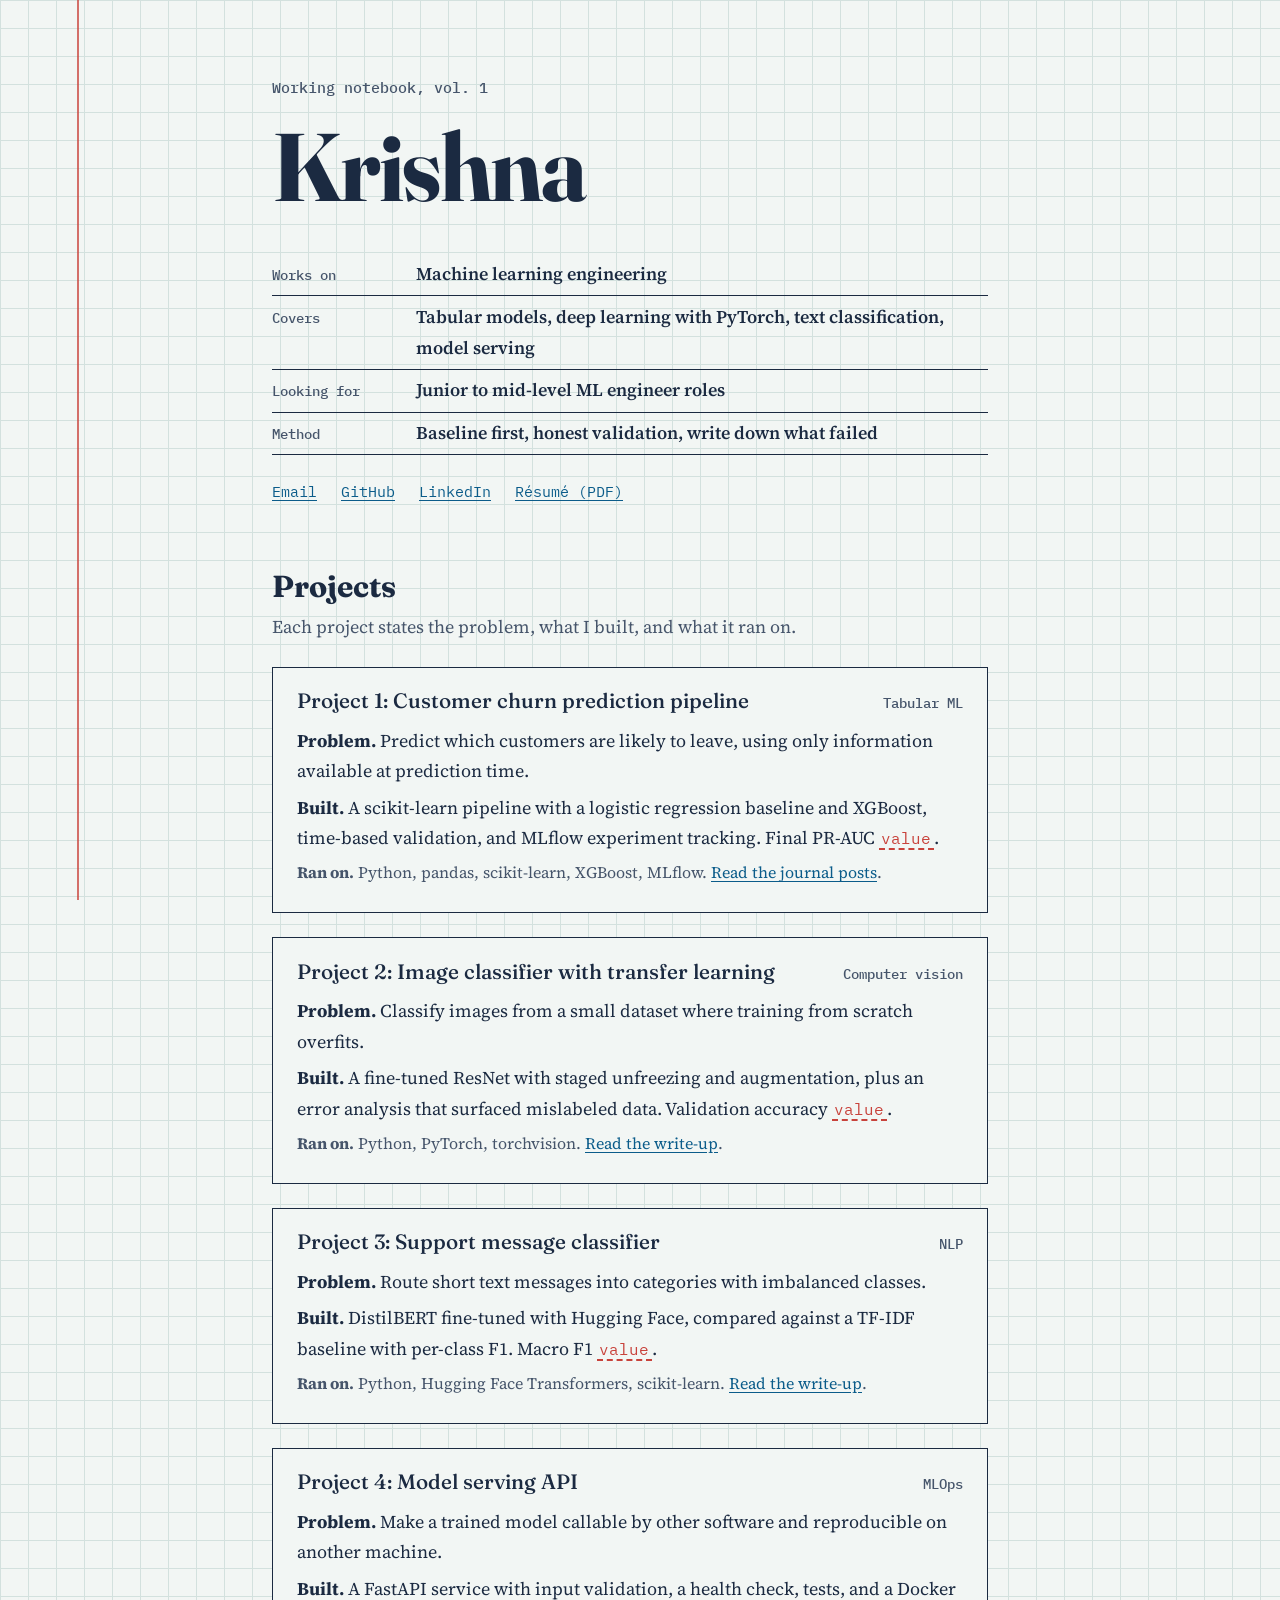
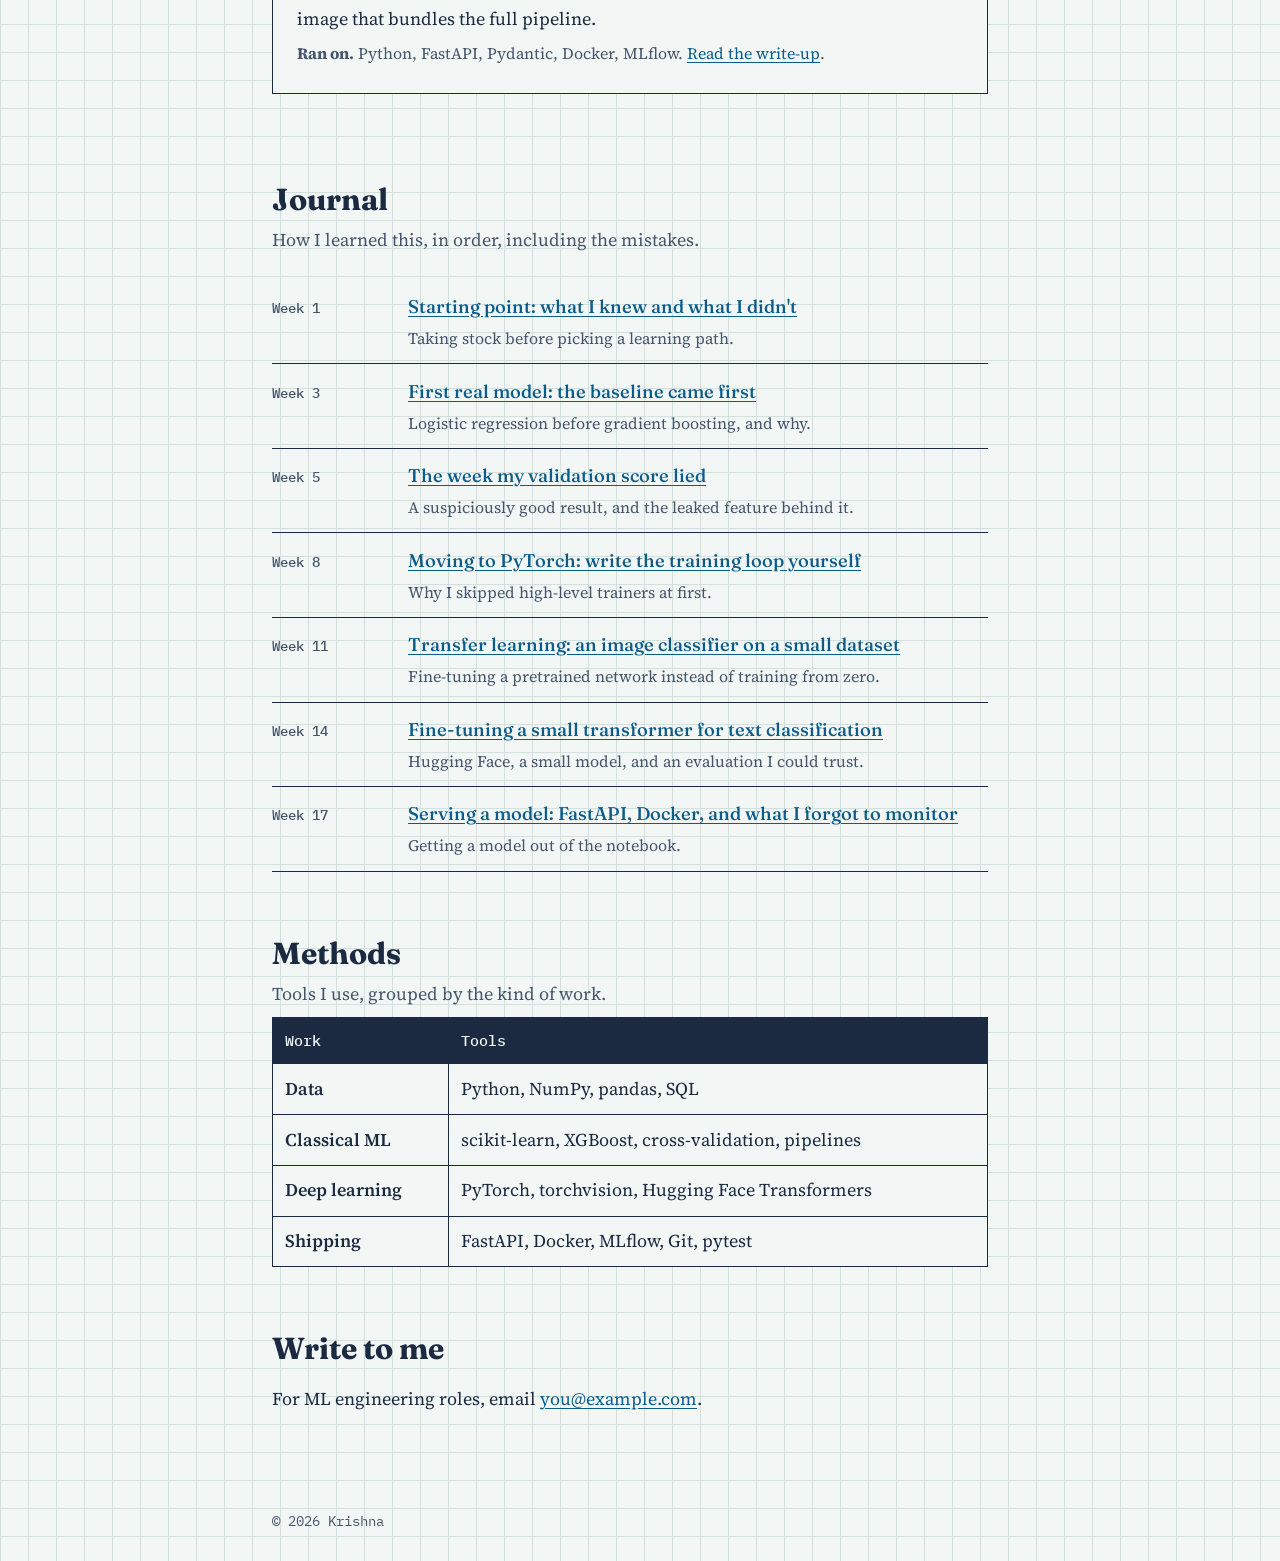
<file: index.html>
<!DOCTYPE html>
<html lang="en">
<head>
  <meta charset="utf-8">
  <meta name="viewport" content="width=device-width, initial-scale=1">
  <title>Krishna · Machine learning engineer notebook</title>
  <meta name="description" content="Krishna's working notebook: intermediate-level machine learning projects and a journal of how I learned them.">
  <link rel="icon" href="data:image/svg+xml,<svg xmlns='http://www.w3.org/2000/svg' viewBox='0 0 100 100'><text y='.9em' font-size='90'>📓</text></svg>">
  <link rel="preconnect" href="https://fonts.googleapis.com">
  <link rel="preconnect" href="https://fonts.gstatic.com" crossorigin>
  <link href="https://fonts.googleapis.com/css2?family=Fraunces:opsz,wght@9..144,500;9..144,700&family=IBM+Plex+Mono:wght@400;500&family=Source+Serif+4:ital,opsz,wght@0,8..60,400;0,8..60,600;1,8..60,400&display=swap" rel="stylesheet">
  <link rel="stylesheet" href="styles.css">
</head>
<body>
  <a class="skip" href="#projects">Skip to projects</a>
  <header class="cover">
    <div class="page">
      <p class="book-id">Working notebook, vol. 1</p>
      <h1>Krishna</h1>
      <dl class="fill-in">
        <div><dt>Works on</dt><dd>Machine learning engineering</dd></div>
        <div><dt>Covers</dt><dd>Tabular models, deep learning with PyTorch, text classification, model serving</dd></div>
        <div><dt>Looking for</dt><dd>Junior to mid-level ML engineer roles</dd></div>
        <div><dt>Method</dt><dd>Baseline first, honest validation, write down what failed</dd></div>
      </dl>
      <nav class="links" aria-label="Elsewhere">
        <a href="mailto:you@example.com">Email</a>
        <a href="https://github.com/YOUR-USERNAME">GitHub</a>
        <a href="https://www.linkedin.com/in/YOUR-HANDLE">LinkedIn</a>
        <a href="resume.pdf">Résumé (PDF)</a>
      </nav>
    </div>
  </header>
  <main>
    <section id="projects" class="page" aria-labelledby="p-h">
      <h2 id="p-h">Projects</h2>
      <p class="lede">Each project states the problem, what I built, and what it ran on.</p>
      <article class="entry">
        <header><h3>Project 1: Customer churn prediction pipeline</h3><p class="when">Tabular ML</p></header>
        <p><strong>Problem.</strong> Predict which customers are likely to leave, using only information available at prediction time.</p>
        <p><strong>Built.</strong> A scikit-learn pipeline with a logistic regression baseline and XGBoost, time-based validation, and MLflow experiment tracking. Final PR-AUC <mark class="fill">value</mark>.</p>
        <p class="stack"><strong>Ran on.</strong> Python, pandas, scikit-learn, XGBoost, MLflow. <a href="posts/first-real-model.html">Read the journal posts</a>.</p>
      </article>
      <article class="entry">
        <header><h3>Project 2: Image classifier with transfer learning</h3><p class="when">Computer vision</p></header>
        <p><strong>Problem.</strong> Classify images from a small dataset where training from scratch overfits.</p>
        <p><strong>Built.</strong> A fine-tuned ResNet with staged unfreezing and augmentation, plus an error analysis that surfaced mislabeled data. Validation accuracy <mark class="fill">value</mark>.</p>
        <p class="stack"><strong>Ran on.</strong> Python, PyTorch, torchvision. <a href="posts/transfer-learning.html">Read the write-up</a>.</p>
      </article>
      <article class="entry">
        <header><h3>Project 3: Support message classifier</h3><p class="when">NLP</p></header>
        <p><strong>Problem.</strong> Route short text messages into categories with imbalanced classes.</p>
        <p><strong>Built.</strong> DistilBERT fine-tuned with Hugging Face, compared against a TF-IDF baseline with per-class F1. Macro F1 <mark class="fill">value</mark>.</p>
        <p class="stack"><strong>Ran on.</strong> Python, Hugging Face Transformers, scikit-learn. <a href="posts/fine-tuning-text.html">Read the write-up</a>.</p>
      </article>
      <article class="entry">
        <header><h3>Project 4: Model serving API</h3><p class="when">MLOps</p></header>
        <p><strong>Problem.</strong> Make a trained model callable by other software and reproducible on another machine.</p>
        <p><strong>Built.</strong> A FastAPI service with input validation, a health check, tests, and a Docker image that bundles the full pipeline.</p>
        <p class="stack"><strong>Ran on.</strong> Python, FastAPI, Pydantic, Docker, MLflow. <a href="posts/serving-a-model.html">Read the write-up</a>.</p>
      </article>
    </section>
    <section class="page" aria-labelledby="j-h">
      <h2 id="j-h">Journal</h2>
      <p class="lede">How I learned this, in order, including the mistakes.</p>
      <ul class="journal">
        <li><span class="when">Week 1</span><div><a href="posts/starting-point.html">Starting point: what I knew and what I didn't</a><p>Taking stock before picking a learning path.</p></div></li>
        <li><span class="when">Week 3</span><div><a href="posts/first-real-model.html">First real model: the baseline came first</a><p>Logistic regression before gradient boosting, and why.</p></div></li>
        <li><span class="when">Week 5</span><div><a href="posts/validation-score-lied.html">The week my validation score lied</a><p>A suspiciously good result, and the leaked feature behind it.</p></div></li>
        <li><span class="when">Week 8</span><div><a href="posts/pytorch-from-scratch.html">Moving to PyTorch: write the training loop yourself</a><p>Why I skipped high-level trainers at first.</p></div></li>
        <li><span class="when">Week 11</span><div><a href="posts/transfer-learning.html">Transfer learning: an image classifier on a small dataset</a><p>Fine-tuning a pretrained network instead of training from zero.</p></div></li>
        <li><span class="when">Week 14</span><div><a href="posts/fine-tuning-text.html">Fine-tuning a small transformer for text classification</a><p>Hugging Face, a small model, and an evaluation I could trust.</p></div></li>
        <li><span class="when">Week 17</span><div><a href="posts/serving-a-model.html">Serving a model: FastAPI, Docker, and what I forgot to monitor</a><p>Getting a model out of the notebook.</p></div></li>
      </ul>
    </section>
    <section class="page" aria-labelledby="m-h">
      <h2 id="m-h">Methods</h2>
      <table>
        <caption>Tools I use, grouped by the kind of work.</caption>
        <thead><tr><th scope="col">Work</th><th scope="col">Tools</th></tr></thead>
        <tbody>
          <tr><th scope="row">Data</th><td>Python, NumPy, pandas, SQL</td></tr>
          <tr><th scope="row">Classical ML</th><td>scikit-learn, XGBoost, cross-validation, pipelines</td></tr>
          <tr><th scope="row">Deep learning</th><td>PyTorch, torchvision, Hugging Face Transformers</td></tr>
          <tr><th scope="row">Shipping</th><td>FastAPI, Docker, MLflow, Git, pytest</td></tr>
        </tbody>
      </table>
    </section>
    <section class="page" aria-labelledby="c-h">
      <h2 id="c-h">Write to me</h2>
      <p>For ML engineering roles, email <a href="mailto:you@example.com">you@example.com</a>.</p>
    </section>
  </main>
  <footer class="page"><p>© <span id="yr">2026</span> Krishna</p></footer>
  <script>document.getElementById('yr').textContent = new Date().getFullYear();</script>
</body>
</html>
</file>
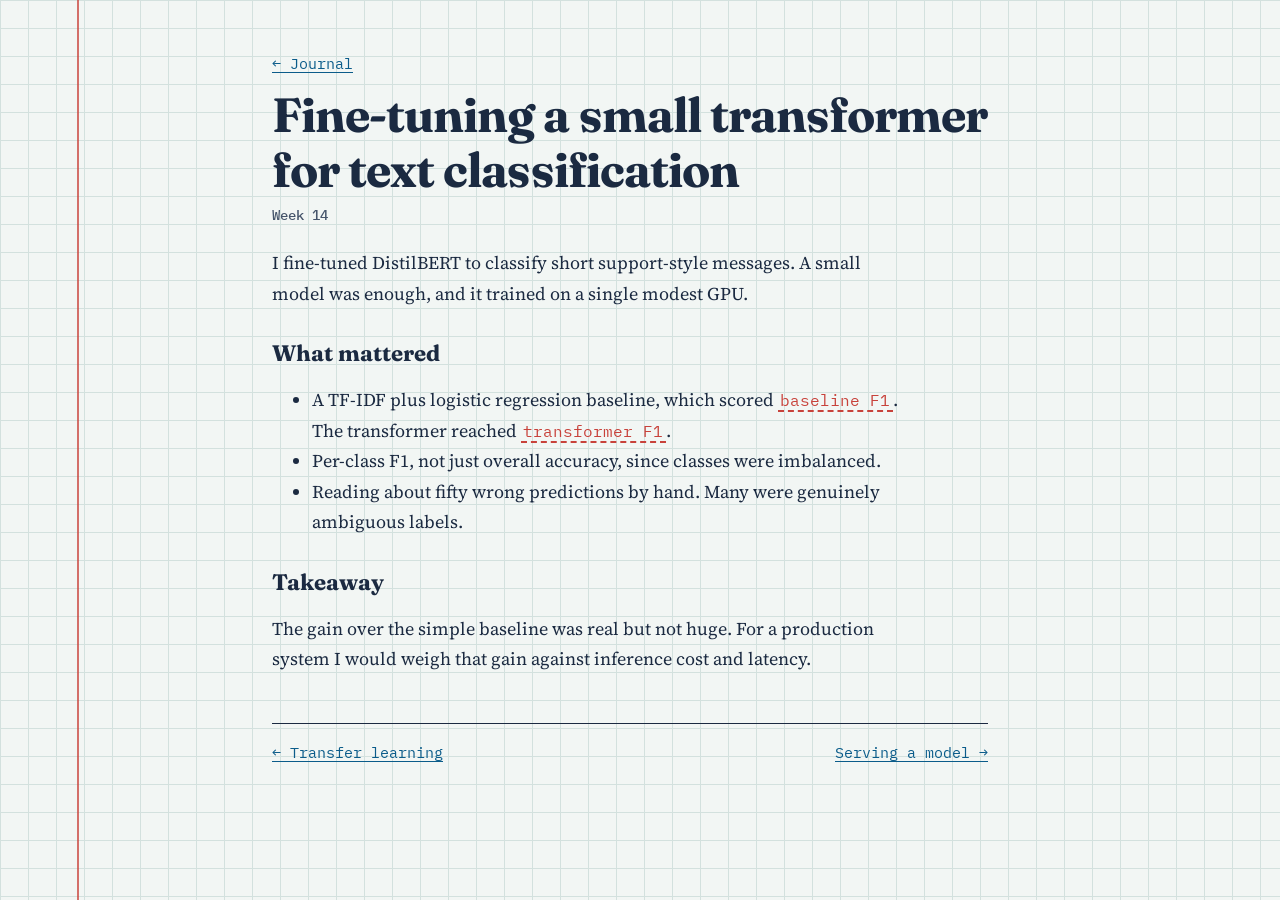
<file: posts/fine-tuning-text.html>
<!DOCTYPE html>
<html lang="en">
<head>
  <meta charset="utf-8">
  <meta name="viewport" content="width=device-width, initial-scale=1">
  <title>Fine-tuning a small transformer for text classification · Krishna</title>
  <meta name="description" content="Hugging Face, a small model, and an evaluation I could trust.">
  <link rel="icon" href="data:image/svg+xml,<svg xmlns='http://www.w3.org/2000/svg' viewBox='0 0 100 100'><text y='.9em' font-size='90'>📓</text></svg>">
  <link rel="preconnect" href="https://fonts.googleapis.com">
  <link rel="preconnect" href="https://fonts.gstatic.com" crossorigin>
  <link href="https://fonts.googleapis.com/css2?family=Fraunces:opsz,wght@9..144,500;9..144,700&family=IBM+Plex+Mono:wght@400;500&family=Source+Serif+4:ital,opsz,wght@0,8..60,400;0,8..60,600;1,8..60,400&display=swap" rel="stylesheet">
  <link rel="stylesheet" href="../styles.css">
</head>
<body>
  <main class="page post">
    <a class="back" href="../index.html#j-h">&larr; Journal</a>
    <article>
      <h1>Fine-tuning a small transformer for text classification</h1>
      <p class="when">Week 14</p>

<p>I fine-tuned DistilBERT to classify short support-style messages. A small model was enough, and it trained on a single modest GPU.</p>
<h2>What mattered</h2>
<ul>
<li>A TF-IDF plus logistic regression baseline, which scored <mark class="fill">baseline F1</mark>. The transformer reached <mark class="fill">transformer F1</mark>.</li>
<li>Per-class F1, not just overall accuracy, since classes were imbalanced.</li>
<li>Reading about fifty wrong predictions by hand. Many were genuinely ambiguous labels.</li>
</ul>
<h2>Takeaway</h2>
<p>The gain over the simple baseline was real but not huge. For a production system I would weigh that gain against inference cost and latency.</p>
    </article>
    <nav class="post-nav" aria-label="Posts"><a href="transfer-learning.html">&larr; Transfer learning</a><a href="serving-a-model.html">Serving a model &rarr;</a></nav>
  </main>
</body>
</html>
</file>
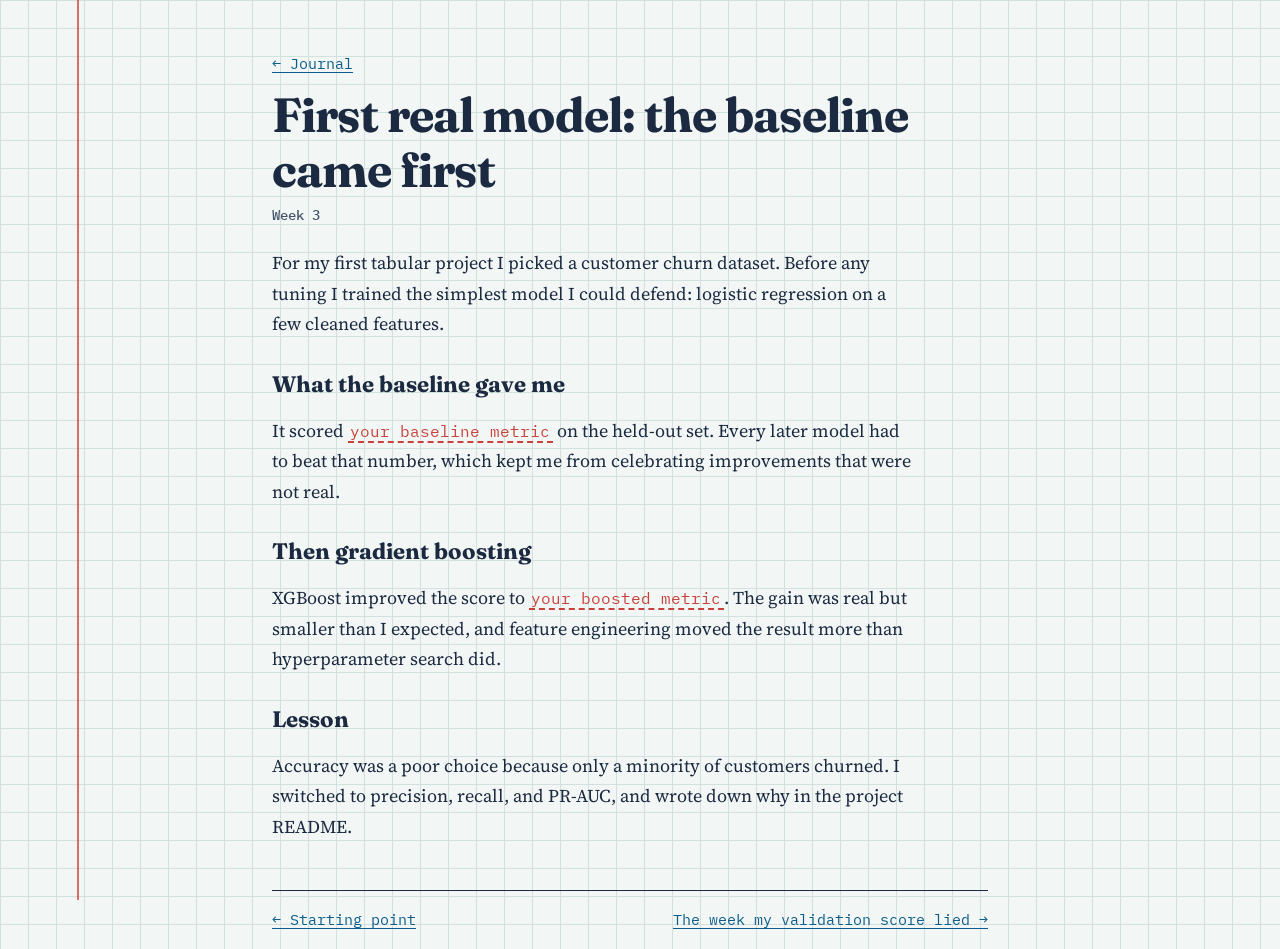
<file: posts/first-real-model.html>
<!DOCTYPE html>
<html lang="en">
<head>
  <meta charset="utf-8">
  <meta name="viewport" content="width=device-width, initial-scale=1">
  <title>First real model: the baseline came first · Krishna</title>
  <meta name="description" content="Logistic regression before gradient boosting, and why.">
  <link rel="icon" href="data:image/svg+xml,<svg xmlns='http://www.w3.org/2000/svg' viewBox='0 0 100 100'><text y='.9em' font-size='90'>📓</text></svg>">
  <link rel="preconnect" href="https://fonts.googleapis.com">
  <link rel="preconnect" href="https://fonts.gstatic.com" crossorigin>
  <link href="https://fonts.googleapis.com/css2?family=Fraunces:opsz,wght@9..144,500;9..144,700&family=IBM+Plex+Mono:wght@400;500&family=Source+Serif+4:ital,opsz,wght@0,8..60,400;0,8..60,600;1,8..60,400&display=swap" rel="stylesheet">
  <link rel="stylesheet" href="../styles.css">
</head>
<body>
  <main class="page post">
    <a class="back" href="../index.html#j-h">&larr; Journal</a>
    <article>
      <h1>First real model: the baseline came first</h1>
      <p class="when">Week 3</p>

<p>For my first tabular project I picked a customer churn dataset. Before any tuning I trained the simplest model I could defend: logistic regression on a few cleaned features.</p>
<h2>What the baseline gave me</h2>
<p>It scored <mark class="fill">your baseline metric</mark> on the held-out set. Every later model had to beat that number, which kept me from celebrating improvements that were not real.</p>
<h2>Then gradient boosting</h2>
<p>XGBoost improved the score to <mark class="fill">your boosted metric</mark>. The gain was real but smaller than I expected, and feature engineering moved the result more than hyperparameter search did.</p>
<h2>Lesson</h2>
<p>Accuracy was a poor choice because only a minority of customers churned. I switched to precision, recall, and PR-AUC, and wrote down why in the project README.</p>
    </article>
    <nav class="post-nav" aria-label="Posts"><a href="starting-point.html">&larr; Starting point</a><a href="validation-score-lied.html">The week my validation score lied &rarr;</a></nav>
  </main>
</body>
</html>
</file>
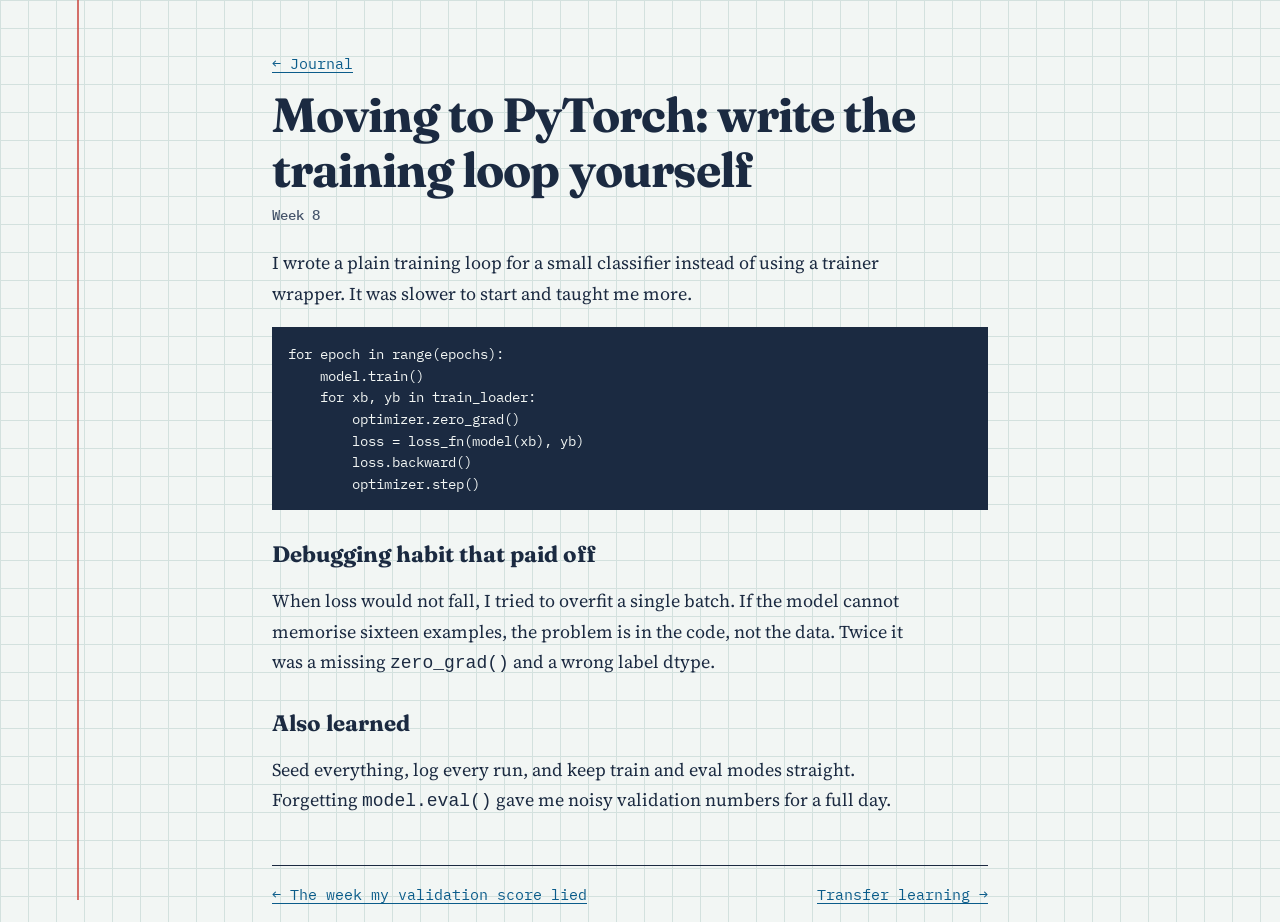
<file: posts/pytorch-from-scratch.html>
<!DOCTYPE html>
<html lang="en">
<head>
  <meta charset="utf-8">
  <meta name="viewport" content="width=device-width, initial-scale=1">
  <title>Moving to PyTorch: write the training loop yourself · Krishna</title>
  <meta name="description" content="Why I skipped high-level trainers at first.">
  <link rel="icon" href="data:image/svg+xml,<svg xmlns='http://www.w3.org/2000/svg' viewBox='0 0 100 100'><text y='.9em' font-size='90'>📓</text></svg>">
  <link rel="preconnect" href="https://fonts.googleapis.com">
  <link rel="preconnect" href="https://fonts.gstatic.com" crossorigin>
  <link href="https://fonts.googleapis.com/css2?family=Fraunces:opsz,wght@9..144,500;9..144,700&family=IBM+Plex+Mono:wght@400;500&family=Source+Serif+4:ital,opsz,wght@0,8..60,400;0,8..60,600;1,8..60,400&display=swap" rel="stylesheet">
  <link rel="stylesheet" href="../styles.css">
</head>
<body>
  <main class="page post">
    <a class="back" href="../index.html#j-h">&larr; Journal</a>
    <article>
      <h1>Moving to PyTorch: write the training loop yourself</h1>
      <p class="when">Week 8</p>

<p>I wrote a plain training loop for a small classifier instead of using a trainer wrapper. It was slower to start and taught me more.</p>
<pre>for epoch in range(epochs):
    model.train()
    for xb, yb in train_loader:
        optimizer.zero_grad()
        loss = loss_fn(model(xb), yb)
        loss.backward()
        optimizer.step()</pre>
<h2>Debugging habit that paid off</h2>
<p>When loss would not fall, I tried to overfit a single batch. If the model cannot memorise sixteen examples, the problem is in the code, not the data. Twice it was a missing <code>zero_grad()</code> and a wrong label dtype.</p>
<h2>Also learned</h2>
<p>Seed everything, log every run, and keep train and eval modes straight. Forgetting <code>model.eval()</code> gave me noisy validation numbers for a full day.</p>
    </article>
    <nav class="post-nav" aria-label="Posts"><a href="validation-score-lied.html">&larr; The week my validation score lied</a><a href="transfer-learning.html">Transfer learning &rarr;</a></nav>
  </main>
</body>
</html>
</file>
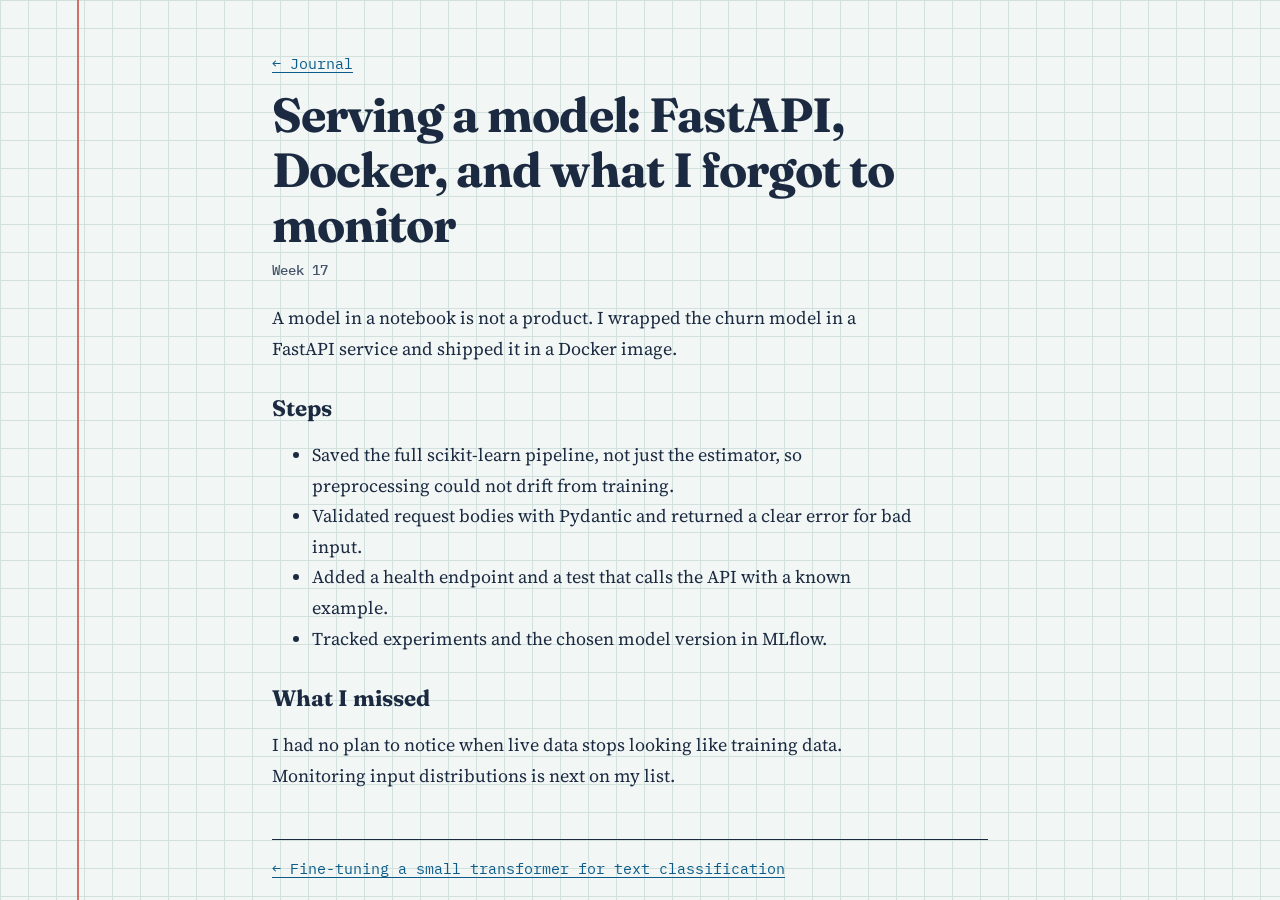
<file: posts/serving-a-model.html>
<!DOCTYPE html>
<html lang="en">
<head>
  <meta charset="utf-8">
  <meta name="viewport" content="width=device-width, initial-scale=1">
  <title>Serving a model: FastAPI, Docker, and what I forgot to monitor · Krishna</title>
  <meta name="description" content="Getting a model out of the notebook.">
  <link rel="icon" href="data:image/svg+xml,<svg xmlns='http://www.w3.org/2000/svg' viewBox='0 0 100 100'><text y='.9em' font-size='90'>📓</text></svg>">
  <link rel="preconnect" href="https://fonts.googleapis.com">
  <link rel="preconnect" href="https://fonts.gstatic.com" crossorigin>
  <link href="https://fonts.googleapis.com/css2?family=Fraunces:opsz,wght@9..144,500;9..144,700&family=IBM+Plex+Mono:wght@400;500&family=Source+Serif+4:ital,opsz,wght@0,8..60,400;0,8..60,600;1,8..60,400&display=swap" rel="stylesheet">
  <link rel="stylesheet" href="../styles.css">
</head>
<body>
  <main class="page post">
    <a class="back" href="../index.html#j-h">&larr; Journal</a>
    <article>
      <h1>Serving a model: FastAPI, Docker, and what I forgot to monitor</h1>
      <p class="when">Week 17</p>

<p>A model in a notebook is not a product. I wrapped the churn model in a FastAPI service and shipped it in a Docker image.</p>
<h2>Steps</h2>
<ul>
<li>Saved the full scikit-learn pipeline, not just the estimator, so preprocessing could not drift from training.</li>
<li>Validated request bodies with Pydantic and returned a clear error for bad input.</li>
<li>Added a health endpoint and a test that calls the API with a known example.</li>
<li>Tracked experiments and the chosen model version in MLflow.</li>
</ul>
<h2>What I missed</h2>
<p>I had no plan to notice when live data stops looking like training data. Monitoring input distributions is next on my list.</p>
    </article>
    <nav class="post-nav" aria-label="Posts"><a href="fine-tuning-text.html">&larr; Fine-tuning a small transformer for text classification</a><span></span></nav>
  </main>
</body>
</html>
</file>
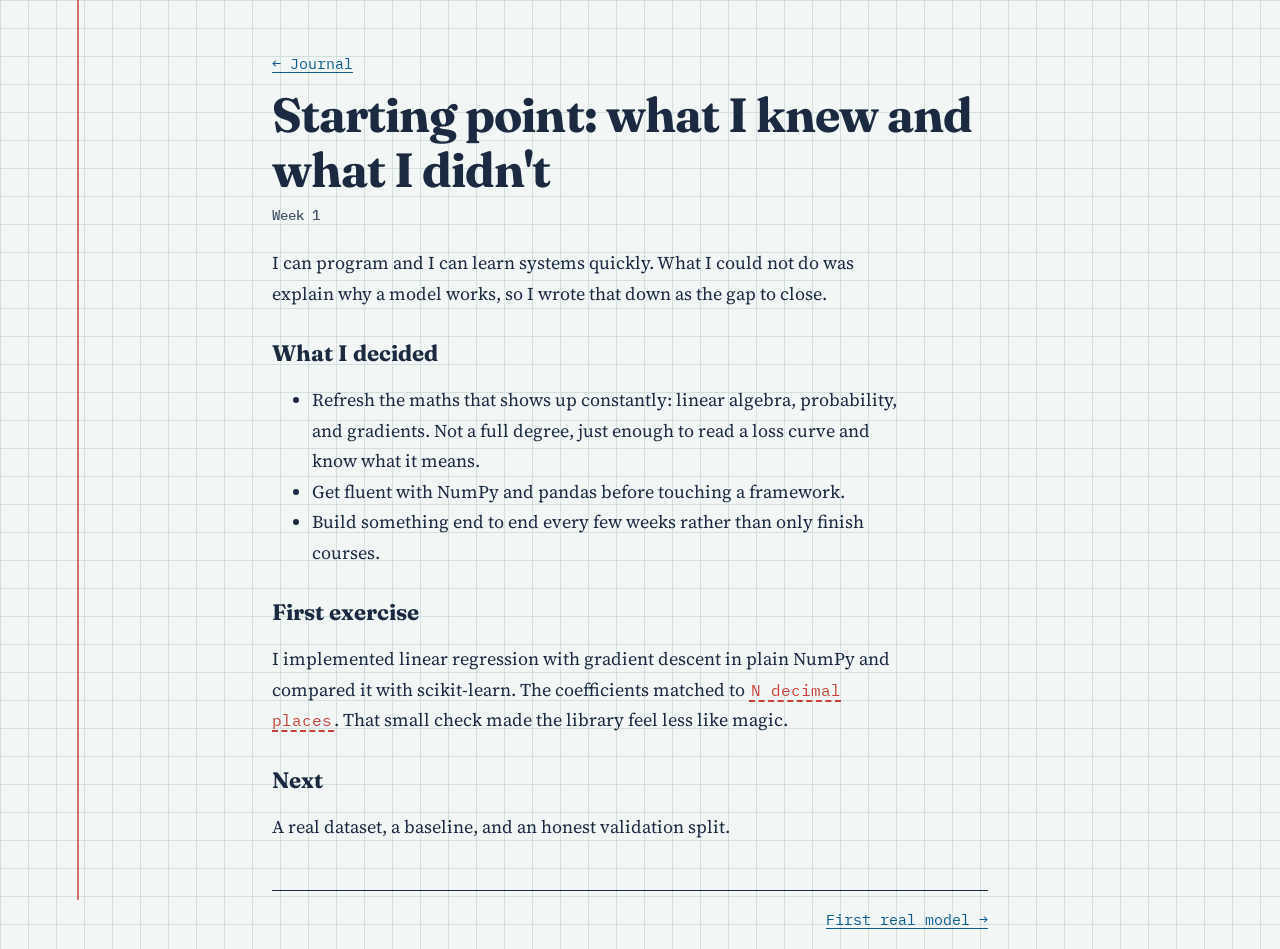
<file: posts/starting-point.html>
<!DOCTYPE html>
<html lang="en">
<head>
  <meta charset="utf-8">
  <meta name="viewport" content="width=device-width, initial-scale=1">
  <title>Starting point: what I knew and what I didn't · Krishna</title>
  <meta name="description" content="Taking stock before picking a learning path.">
  <link rel="icon" href="data:image/svg+xml,<svg xmlns='http://www.w3.org/2000/svg' viewBox='0 0 100 100'><text y='.9em' font-size='90'>📓</text></svg>">
  <link rel="preconnect" href="https://fonts.googleapis.com">
  <link rel="preconnect" href="https://fonts.gstatic.com" crossorigin>
  <link href="https://fonts.googleapis.com/css2?family=Fraunces:opsz,wght@9..144,500;9..144,700&family=IBM+Plex+Mono:wght@400;500&family=Source+Serif+4:ital,opsz,wght@0,8..60,400;0,8..60,600;1,8..60,400&display=swap" rel="stylesheet">
  <link rel="stylesheet" href="../styles.css">
</head>
<body>
  <main class="page post">
    <a class="back" href="../index.html#j-h">&larr; Journal</a>
    <article>
      <h1>Starting point: what I knew and what I didn't</h1>
      <p class="when">Week 1</p>

<p>I can program and I can learn systems quickly. What I could not do was explain why a model works, so I wrote that down as the gap to close.</p>
<h2>What I decided</h2>
<ul>
<li>Refresh the maths that shows up constantly: linear algebra, probability, and gradients. Not a full degree, just enough to read a loss curve and know what it means.</li>
<li>Get fluent with NumPy and pandas before touching a framework.</li>
<li>Build something end to end every few weeks rather than only finish courses.</li>
</ul>
<h2>First exercise</h2>
<p>I implemented linear regression with gradient descent in plain NumPy and compared it with scikit-learn. The coefficients matched to <mark class="fill">N decimal places</mark>. That small check made the library feel less like magic.</p>
<h2>Next</h2>
<p>A real dataset, a baseline, and an honest validation split.</p>
    </article>
    <nav class="post-nav" aria-label="Posts"><span></span><a href="first-real-model.html">First real model &rarr;</a></nav>
  </main>
</body>
</html>
</file>
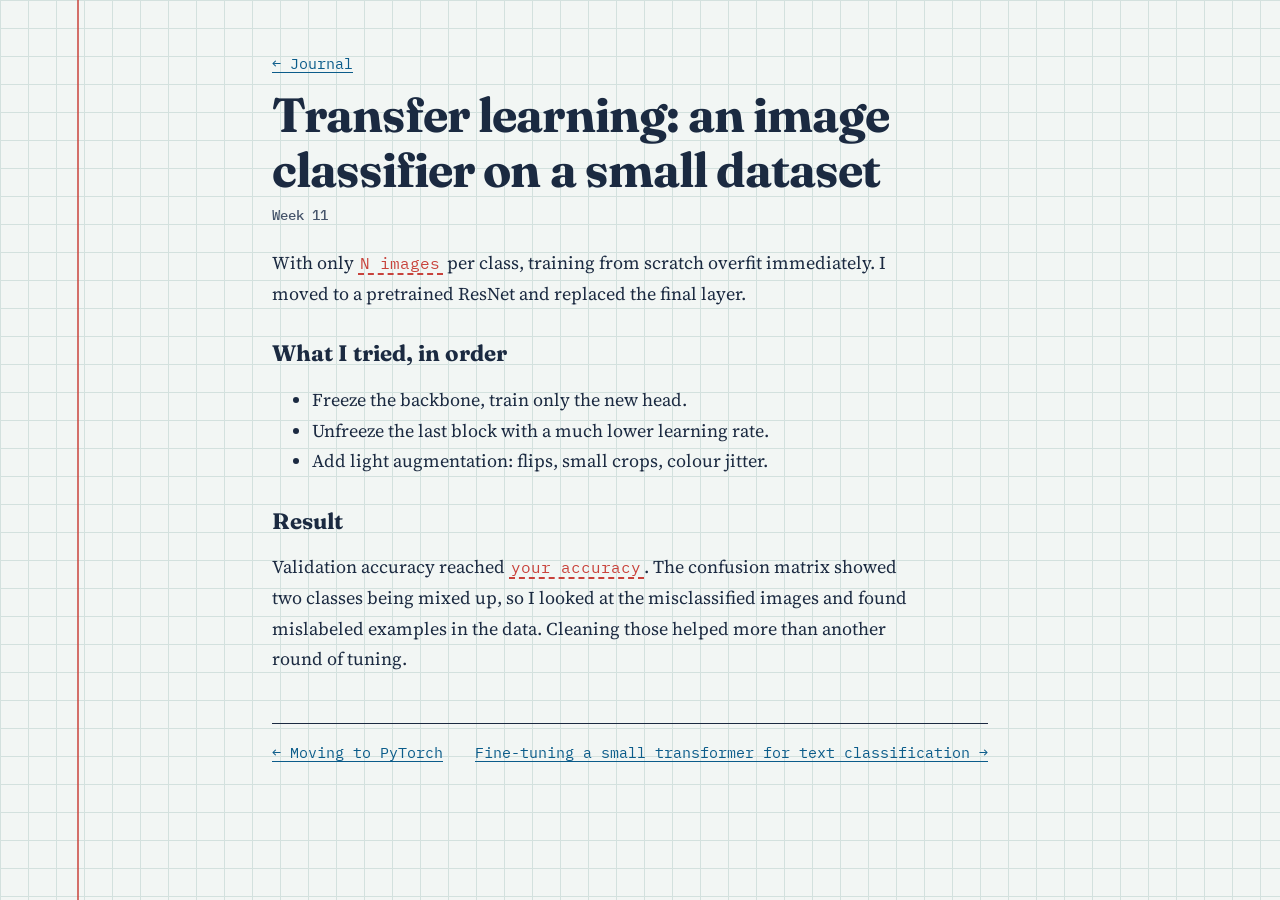
<file: posts/transfer-learning.html>
<!DOCTYPE html>
<html lang="en">
<head>
  <meta charset="utf-8">
  <meta name="viewport" content="width=device-width, initial-scale=1">
  <title>Transfer learning: an image classifier on a small dataset · Krishna</title>
  <meta name="description" content="Fine-tuning a pretrained network instead of training from zero.">
  <link rel="icon" href="data:image/svg+xml,<svg xmlns='http://www.w3.org/2000/svg' viewBox='0 0 100 100'><text y='.9em' font-size='90'>📓</text></svg>">
  <link rel="preconnect" href="https://fonts.googleapis.com">
  <link rel="preconnect" href="https://fonts.gstatic.com" crossorigin>
  <link href="https://fonts.googleapis.com/css2?family=Fraunces:opsz,wght@9..144,500;9..144,700&family=IBM+Plex+Mono:wght@400;500&family=Source+Serif+4:ital,opsz,wght@0,8..60,400;0,8..60,600;1,8..60,400&display=swap" rel="stylesheet">
  <link rel="stylesheet" href="../styles.css">
</head>
<body>
  <main class="page post">
    <a class="back" href="../index.html#j-h">&larr; Journal</a>
    <article>
      <h1>Transfer learning: an image classifier on a small dataset</h1>
      <p class="when">Week 11</p>

<p>With only <mark class="fill">N images</mark> per class, training from scratch overfit immediately. I moved to a pretrained ResNet and replaced the final layer.</p>
<h2>What I tried, in order</h2>
<ul>
<li>Freeze the backbone, train only the new head.</li>
<li>Unfreeze the last block with a much lower learning rate.</li>
<li>Add light augmentation: flips, small crops, colour jitter.</li>
</ul>
<h2>Result</h2>
<p>Validation accuracy reached <mark class="fill">your accuracy</mark>. The confusion matrix showed two classes being mixed up, so I looked at the misclassified images and found mislabeled examples in the data. Cleaning those helped more than another round of tuning.</p>
    </article>
    <nav class="post-nav" aria-label="Posts"><a href="pytorch-from-scratch.html">&larr; Moving to PyTorch</a><a href="fine-tuning-text.html">Fine-tuning a small transformer for text classification &rarr;</a></nav>
  </main>
</body>
</html>
</file>
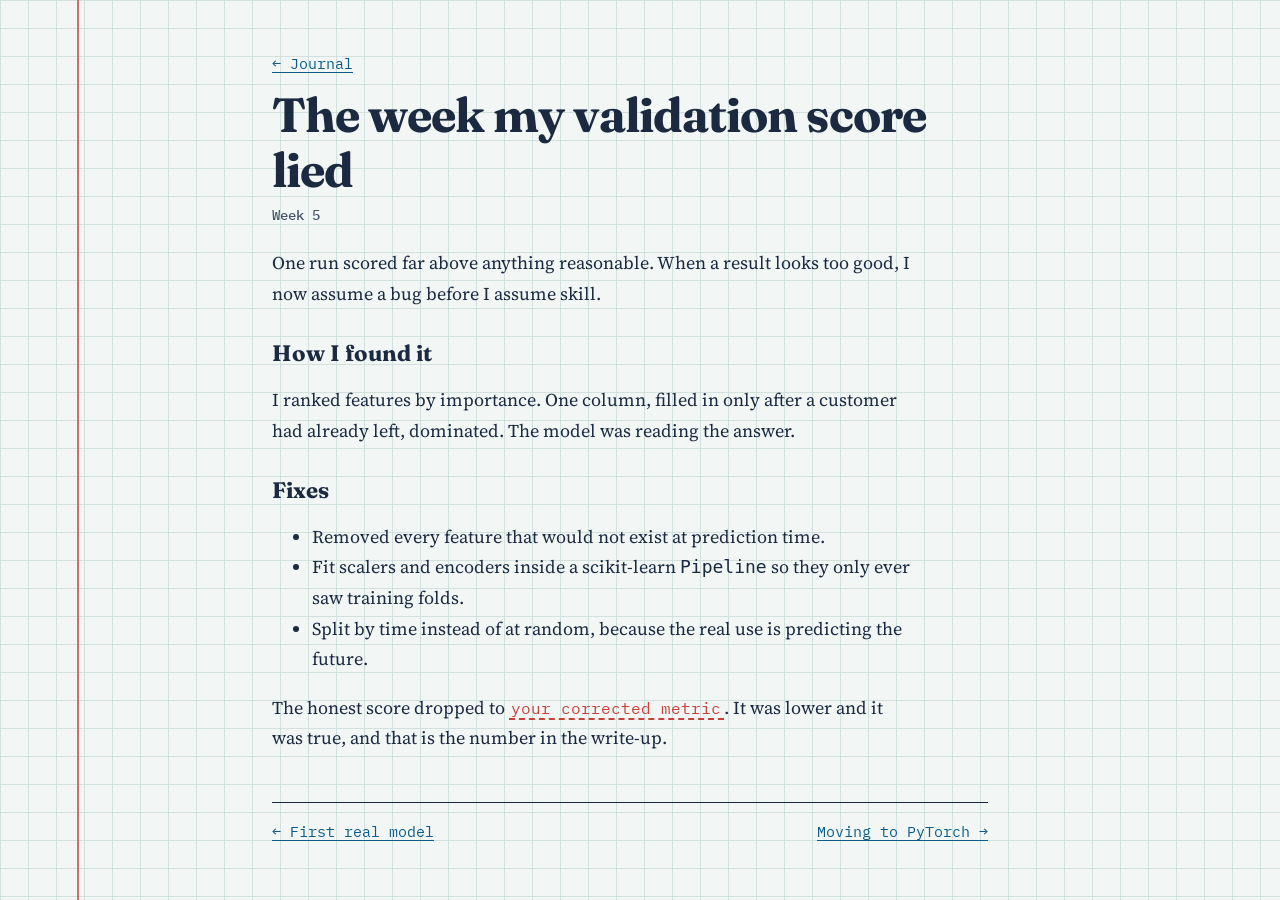
<file: posts/validation-score-lied.html>
<!DOCTYPE html>
<html lang="en">
<head>
  <meta charset="utf-8">
  <meta name="viewport" content="width=device-width, initial-scale=1">
  <title>The week my validation score lied · Krishna</title>
  <meta name="description" content="A suspiciously good result, and the leaked feature behind it.">
  <link rel="icon" href="data:image/svg+xml,<svg xmlns='http://www.w3.org/2000/svg' viewBox='0 0 100 100'><text y='.9em' font-size='90'>📓</text></svg>">
  <link rel="preconnect" href="https://fonts.googleapis.com">
  <link rel="preconnect" href="https://fonts.gstatic.com" crossorigin>
  <link href="https://fonts.googleapis.com/css2?family=Fraunces:opsz,wght@9..144,500;9..144,700&family=IBM+Plex+Mono:wght@400;500&family=Source+Serif+4:ital,opsz,wght@0,8..60,400;0,8..60,600;1,8..60,400&display=swap" rel="stylesheet">
  <link rel="stylesheet" href="../styles.css">
</head>
<body>
  <main class="page post">
    <a class="back" href="../index.html#j-h">&larr; Journal</a>
    <article>
      <h1>The week my validation score lied</h1>
      <p class="when">Week 5</p>

<p>One run scored far above anything reasonable. When a result looks too good, I now assume a bug before I assume skill.</p>
<h2>How I found it</h2>
<p>I ranked features by importance. One column, filled in only after a customer had already left, dominated. The model was reading the answer.</p>
<h2>Fixes</h2>
<ul>
<li>Removed every feature that would not exist at prediction time.</li>
<li>Fit scalers and encoders inside a scikit-learn <code>Pipeline</code> so they only ever saw training folds.</li>
<li>Split by time instead of at random, because the real use is predicting the future.</li>
</ul>
<p>The honest score dropped to <mark class="fill">your corrected metric</mark>. It was lower and it was true, and that is the number in the write-up.</p>
    </article>
    <nav class="post-nav" aria-label="Posts"><a href="first-real-model.html">&larr; First real model</a><a href="pytorch-from-scratch.html">Moving to PyTorch &rarr;</a></nav>
  </main>
</body>
</html>
</file>
<file: styles.css>
:root {
  --paper: #f2f6f4;
  --grid: #d3e1de;
  --ink: #1b2a41;
  --ink-soft: #46556b;
  --margin: #c8423b;
  --link: #0b5c8a;
  --cell: 28px;
  --serif: "Source Serif 4", Georgia, serif;
  --display: "Fraunces", Georgia, serif;
  --mono: "IBM Plex Mono", ui-monospace, Consolas, monospace;
}
@media (prefers-color-scheme: dark) {
  :root {
    --paper: #14212b;
    --grid: #223541;
    --ink: #e4ecf2;
    --ink-soft: #a3b4c2;
    --margin: #e0675f;
    --link: #7cc4ef;
  }
}
* { box-sizing: border-box; }
html { scroll-behavior: smooth; }
@media (prefers-reduced-motion: reduce) { html { scroll-behavior: auto; } }
body {
  margin: 0;
  background-color: var(--paper);
  background-image:
    linear-gradient(var(--grid) 1px, transparent 1px),
    linear-gradient(90deg, var(--grid) 1px, transparent 1px);
  background-size: var(--cell) var(--cell);
  color: var(--ink);
  font: 400 1.125rem/1.7 var(--serif);
}
/* the red margin rule of a notebook page */
body::before {
  content: "";
  position: fixed;
  inset: 0 auto 0 clamp(14px, 6vw, 88px);
  width: 2px;
  background: var(--margin);
  opacity: .75;
  pointer-events: none;
}
.page {
  max-width: 46rem;
  margin: 0 auto;
  padding: 3rem 1.25rem 1rem clamp(36px, 10vw, 140px);
}
@media (min-width: 1000px) { .page { padding-left: 0; } }
a { color: var(--link); text-underline-offset: 3px; }
a:focus-visible { outline: 3px solid var(--link); outline-offset: 3px; border-radius: 2px; }
.skip { position: absolute; left: -999px; }
.skip:focus { left: 1rem; top: 1rem; background: var(--paper); padding: .5rem 1rem; z-index: 10; }

h1, h2, h3 { font-family: var(--display); line-height: 1.15; margin: 0; }
h1 { font-size: clamp(3.2rem, 11vw, 6rem); font-weight: 700; letter-spacing: -.02em; }
h2 { font-size: 1.9rem; font-weight: 700; margin-bottom: .5rem; }
h3 { font-size: 1.3rem; font-weight: 500; }

.book-id { font: 500 .95rem/1 var(--mono); color: var(--ink-soft); margin: 0 0 1rem; }
.cover { padding-top: 2rem; }

/* cover page: fill-in-the-blank lines like the front of a lab book */
.fill-in { margin: 2rem 0 1.5rem; }
.fill-in div {
  display: grid;
  grid-template-columns: 8rem 1fr;
  gap: 1rem;
  align-items: baseline;
  border-bottom: 1.5px solid var(--ink);
  padding: .35rem 0;
}
.fill-in dt { font: 500 .9rem var(--mono); color: var(--ink-soft); }
.fill-in dd { margin: 0; font-weight: 600; }
@media (max-width: 560px) { .fill-in div { grid-template-columns: 1fr; gap: 0; } }

.links { display: flex; flex-wrap: wrap; gap: .5rem 1.5rem; font-family: var(--mono); font-size: .95rem; }

.lede { color: var(--ink-soft); margin: 0 0 1.5rem; }

.entry {
  background: var(--paper);
  border: 1.5px solid var(--ink);
  padding: 1.25rem 1.5rem;
  margin: 0 0 1.5rem;
}
.entry header { display: flex; justify-content: space-between; gap: 1rem; align-items: baseline; margin-bottom: .5rem; }
.when { font: 500 .9rem var(--mono); color: var(--ink-soft); margin: 0; white-space: nowrap; }
.entry p { margin: .35rem 0; }
.stack { font-size: 1rem; color: var(--ink-soft); }
.entry.todo { border-style: dashed; }

table { width: 100%; border-collapse: collapse; background: var(--paper); }
caption { text-align: left; color: var(--ink-soft); padding-bottom: .5rem; }
th, td { text-align: left; padding: .6rem .75rem; border: 1.5px solid var(--ink); vertical-align: top; }
thead th { background: var(--ink); color: var(--paper); font-family: var(--mono); font-weight: 500; font-size: .95rem; }
tbody th { font-weight: 600; width: 11rem; }
@media (max-width: 560px) { tbody th { width: 7rem; } }

footer { color: var(--ink-soft); font: .9rem var(--mono); padding-bottom: 3rem; }

/* projects, journal, posts */
.entry h3 a { color: inherit; text-decoration: none; }
.entry h3 a:hover { text-decoration: underline; }
.tags { font: 400 .85rem var(--mono); color: var(--ink-soft); margin: .5rem 0 0; }
.journal { list-style: none; margin: 0; padding: 0; }
.journal li { display: grid; grid-template-columns: 7.5rem 1fr; gap: 1rem; padding: .7rem 0; border-bottom: 1.5px solid var(--ink); align-items: baseline; }
.journal .when { white-space: normal; }
.journal a { font-family: var(--display); font-weight: 500; font-size: 1.15rem; }
.journal p { margin: .15rem 0 0; color: var(--ink-soft); font-size: 1rem; }
@media (max-width: 560px) { .journal li { grid-template-columns: 1fr; gap: 0; } }
mark.fill { background: transparent; color: var(--margin); border-bottom: 2px dashed var(--margin); font-family: var(--mono); font-size: .9em; padding: 0 .15em; }
.post h1 { font-size: clamp(2rem, 6vw, 3rem); margin: .5rem 0 .5rem; }
.post .when { margin-bottom: 1.5rem; }
.post h2 { font-size: 1.4rem; margin: 2rem 0 .25rem; }
.post p, .post ul { max-width: 40rem; }
.post pre { background: var(--ink); color: var(--paper); padding: 1rem; overflow-x: auto; font: .9rem/1.5 var(--mono); }
.post-nav { display: flex; justify-content: space-between; gap: 1rem; margin-top: 3rem; padding-top: 1rem; border-top: 1.5px solid var(--ink); font-family: var(--mono); font-size: .95rem; }
.back { font-family: var(--mono); font-size: .95rem; }
</file>
